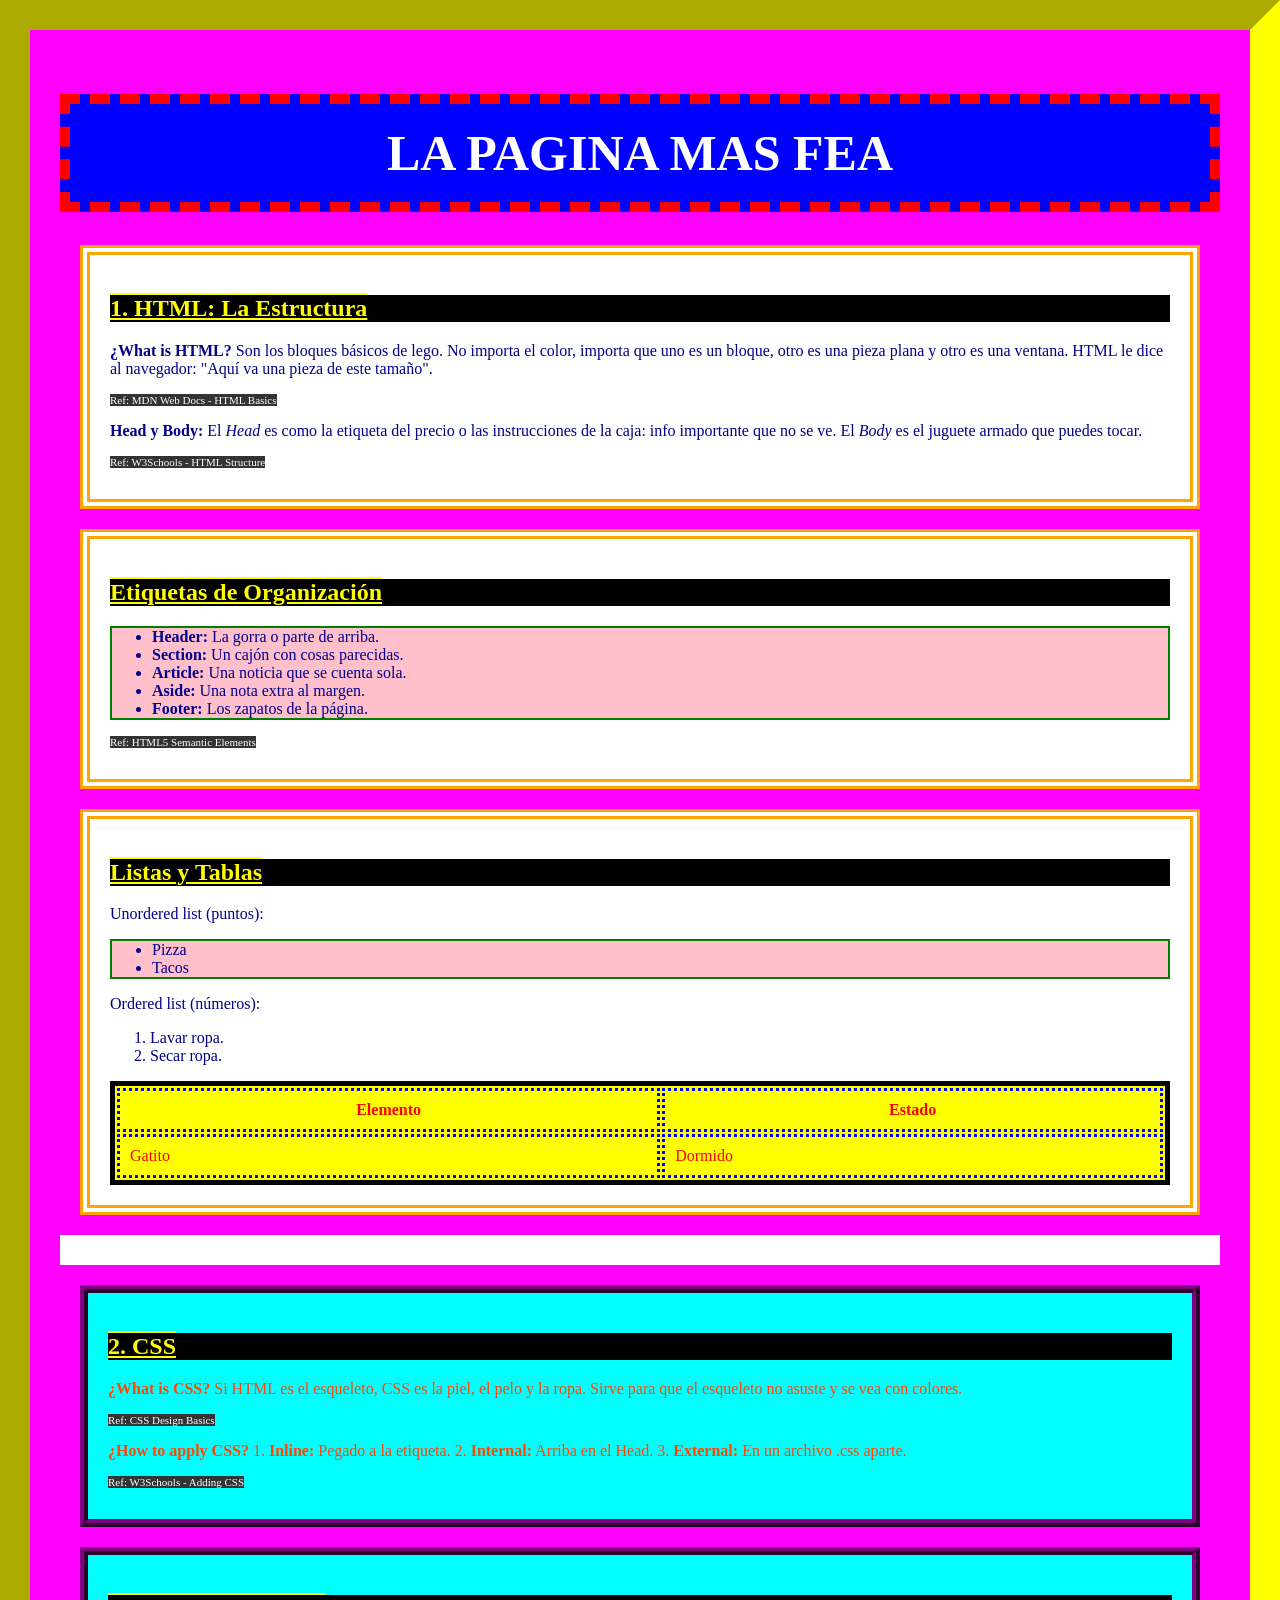
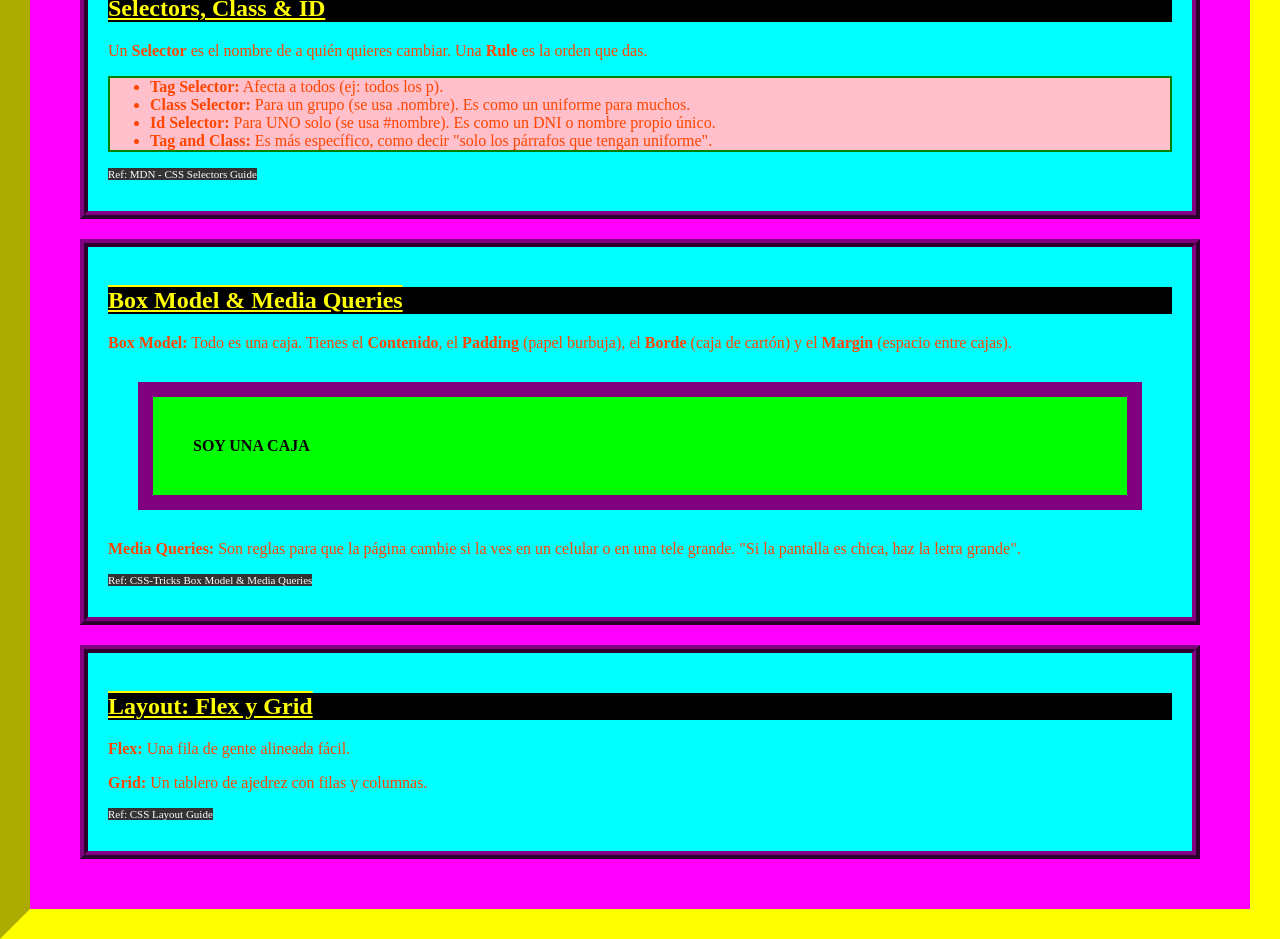
<file: index.html>
<!DOCTYPE html>
<html>
<head>
    <meta charset="UTF-8">
    <title>LA PAGINA MAS FEA DEL UNIVERSO</title>
    <link rel="stylesheet" href="style.css">
</head>
<body>

    <h1 id="gran-titulo">LA PAGINA MAS FEA</h1>

    <div class="tarjeta-fea">
        <h2>1. HTML: La Estructura</h2>
        <p><b>¿What is HTML?</b> Son los bloques básicos de lego. No importa el color, importa que uno es un bloque, otro es una pieza plana y otro es una ventana. HTML le dice al navegador: "Aquí va una pieza de este tamaño".</p>
        <p class="cita">Ref: MDN Web Docs - HTML Basics</p>
        
        <p><b>Head y Body:</b> El <i>Head</i> es como la etiqueta del precio o las instrucciones de la caja: info importante que no se ve. El <i>Body</i> es el juguete armado que puedes tocar.</p>
        <p class="cita">Ref: W3Schools - HTML Structure</p>
    </div>

    <div class="tarjeta-fea">
        <h2>Etiquetas de Organización</h2>
        <ul>
            <li><b>Header:</b> La gorra o parte de arriba.</li>
            <li><b>Section:</b> Un cajón con cosas parecidas.</li>
            <li><b>Article:</b> Una noticia que se cuenta sola.</li>
            <li><b>Aside:</b> Una nota extra al margen.</li>
            <li><b>Footer:</b> Los zapatos de la página.</li>
        </ul>
        <p class="cita">Ref: HTML5 Semantic Elements</p>
    </div>

    <div class="tarjeta-fea">
        <h2>Listas y Tablas</h2>
        <p>Unordered list (puntos):</p>
        <ul>
            <li>Pizza</li>
            <li>Tacos</li>
        </ul>
        <p>Ordered list (números):</p>
        <ol>
            <li>Lavar ropa.</li>
            <li>Secar ropa.</li>
        </ol>
        <table>
            <tr>
                <th>Elemento</th>
                <th>Estado</th>
            </tr>
            <tr>
                <td>Gatito</td>
                <td>Dormido</td>
            </tr>
        </table>
    </div>

    <hr>

    <div class="tarjeta-css">
        <h2>2. CSS</h2>
        <p><b>¿What is CSS?</b> Si HTML es el esqueleto, CSS es la piel, el pelo y la ropa. Sirve para que el esqueleto no asuste y se vea con colores.</p>
        <p class="cita">Ref: CSS Design Basics</p>

        <p><b>¿How to apply CSS?</b>
            1. <b>Inline:</b> Pegado a la etiqueta.
            2. <b>Internal:</b> Arriba en el Head.
            3. <b>External:</b> En un archivo .css aparte.
        </p>
        <p class="cita">Ref: W3Schools - Adding CSS</p>
    </div>

    <div class="tarjeta-css">
        <h2>Selectors, Class & ID</h2>
        <p>Un <b>Selector</b> es el nombre de a quién quieres cambiar. Una <b>Rule</b> es la orden que das.</p>
        <ul>
            <li><b>Tag Selector:</b> Afecta a todos (ej: todos los p).</li>
            <li><b>Class Selector:</b> Para un grupo (se usa .nombre). Es como un uniforme para muchos.</li>
            <li><b>Id Selector:</b> Para UNO solo (se usa #nombre). Es como un DNI o nombre propio único.</li>
            <li><b>Tag and Class:</b> Es más específico, como decir "solo los párrafos que tengan uniforme".</li>
        </ul>
        <p class="cita">Ref: MDN - CSS Selectors Guide</p>
    </div>

    <div class="tarjeta-css">
        <h2>Box Model & Media Queries</h2>
        <p><b>Box Model:</b> Todo es una caja. Tienes el <b>Contenido</b>, el <b>Padding</b> (papel burbuja), el <b>Borde</b> (caja de cartón) y el <b>Margin</b> (espacio entre cajas).</p>
        <div class="caja-ejemplo">SOY UNA CAJA</div>
        
        <p><b>Media Queries:</b> Son reglas para que la página cambie si la ves en un celular o en una tele grande. "Si la pantalla es chica, haz la letra grande".</p>
        <p class="cita">Ref: CSS-Tricks Box Model & Media Queries</p>
    </div>

    <div class="tarjeta-css">
        <h2>Layout: Flex y Grid</h2>
        <p><b>Flex:</b> Una fila de gente alineada fácil.</p>
        <p><b>Grid:</b> Un tablero de ajedrez con filas y columnas.</p>
        <p class="cita">Ref: CSS Layout Guide</p>
    </div>

</body>
</html>
</file>
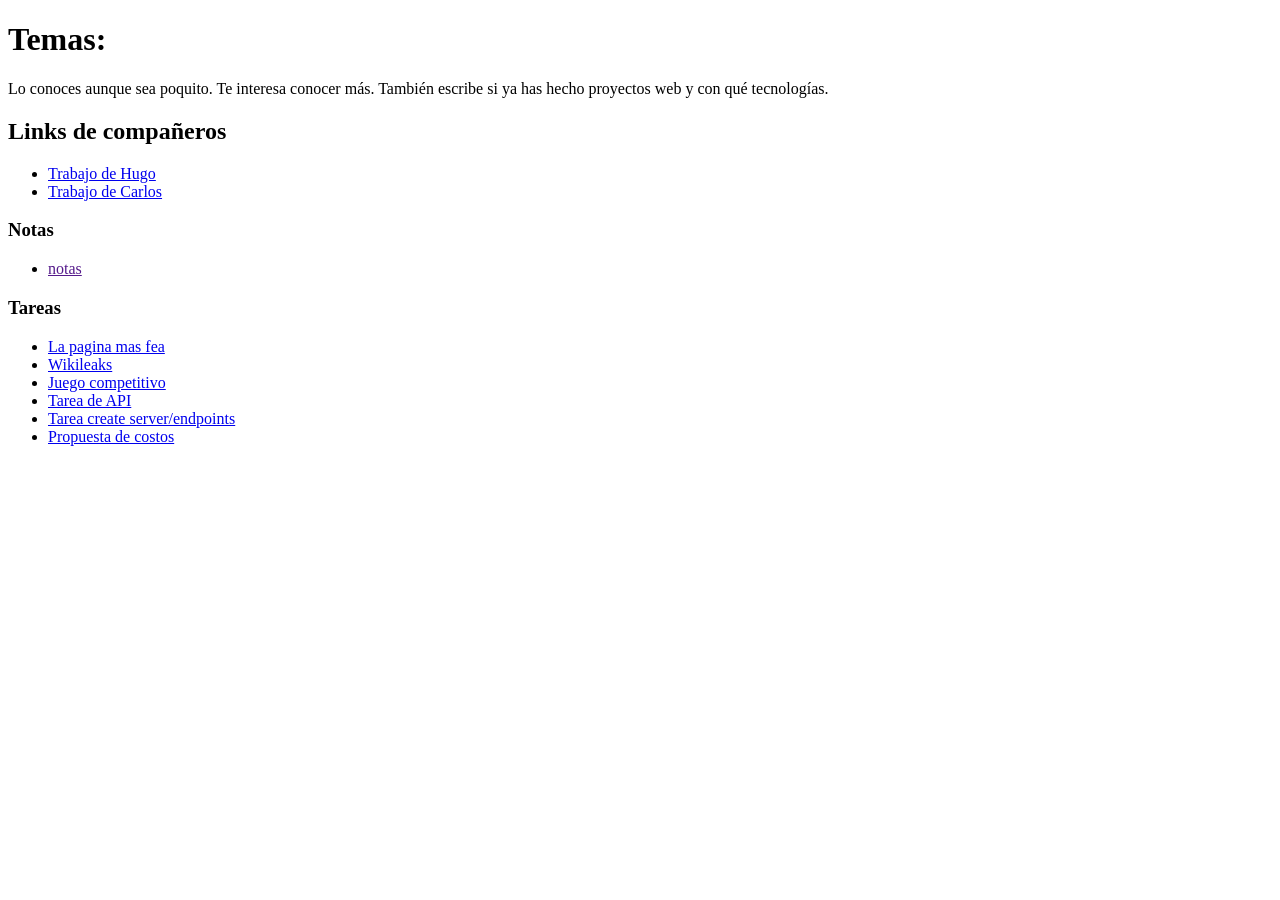
<file: miarchivo.html>
<!DOCTYPE html>
<html>
  <head>
<title> Actividad 1</title> 
     <meta charset = "UTF-8">
  </head>
    
<body>
  <h1> Temas: </h1>
<p>
Lo conoces aunque sea poquito.
Te interesa conocer más.
También escribe si ya has hecho proyectos web y con qué tecnologías.
</p>

<h2> Links de compañeros</h2>

<ul>
  <li><a href="https://limoncrack2v.github.io/miarchivo.html"> Trabajo de Hugo</a></li>
  <li><a href="https://cipher241.github.io/miarchivo.html"> Trabajo de Carlos</a></li>
</ul>
    
  <h3> Notas </h3>

  <ul>
    <li><a href= "" >notas </a></li>
  </ul>

  <h3> Tareas</h3>

<ul>
  <li><a href="https://gael414822.github.io/index.html">La pagina mas fea</a></li>
  <li><a href="https://gael414822.github.io/wikilik/wikili.html">Wikileaks</a></li>
    <li><a href="https://github.com/cipher241/cipher241.github.io/blob/main/tareas/juegoequipo.html">Juego competitivo</a></li>
<li><a href="https://github.com/Gael414822/Gael414822.github.io/blob/main/apipipip.js">Tarea de API</a></li>
<li><a href="https://github.com/Gael414822/Gael414822.github.io/blob/main/servidor_k.js">Tarea create server/endpoints</a></li>
  <li><a href="https://docs.google.com/document/d/1CyT-RzCNELk2uN3imJ1JnIfMqPa1rdarKtRadiYU9jU/edit?tab=t.0">Propuesta de costos</a></li>


</ul>
  </body>
</html>
</file>
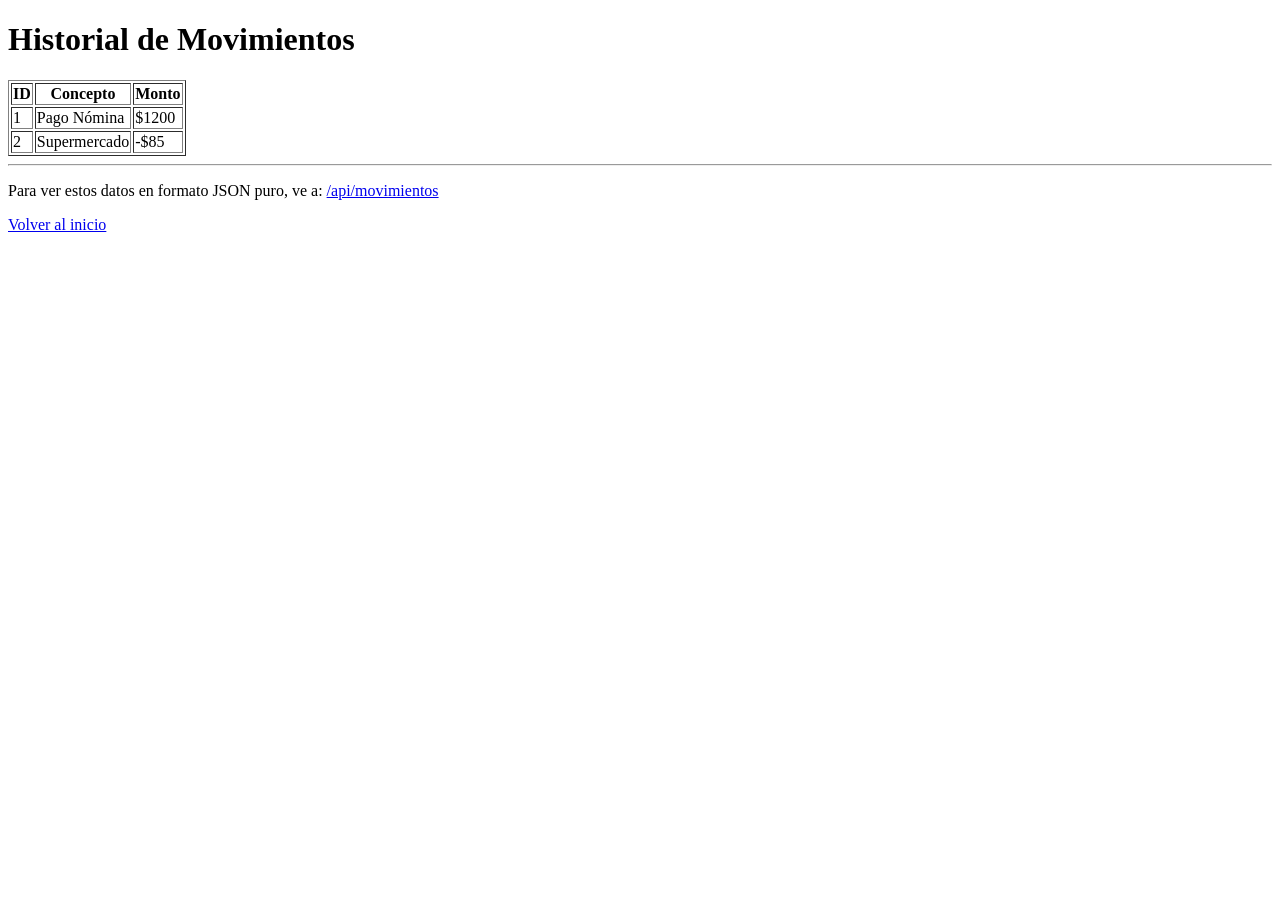
<file: movimientos.html>
<!DOCTYPE html>
<html lang="es">
<head>
    <meta charset="UTF-8">
    <title>Movimientos Financieros</title>
</head>
<body>
    <h1>Historial de Movimientos</h1>
    <table border="1">
        <thead>
            <tr>
                <th>ID</th>
                <th>Concepto</th>
                <th>Monto</th>
            </tr>
        </thead>
        <tbody>
            <tr>
                <td>1</td>
                <td>Pago Nómina</td>
                <td>$1200</td>
            </tr>
            <tr>
                <td>2</td>
                <td>Supermercado</td>
                <td>-$85</td>
            </tr>
        </tbody>
    </table>
    <hr>
    <p>Para ver estos datos en formato JSON puro, ve a: <a href="/api/movimientos">/api/movimientos</a></p>
    <a href="/">Volver al inicio</a>
</body>
</html>
</file>
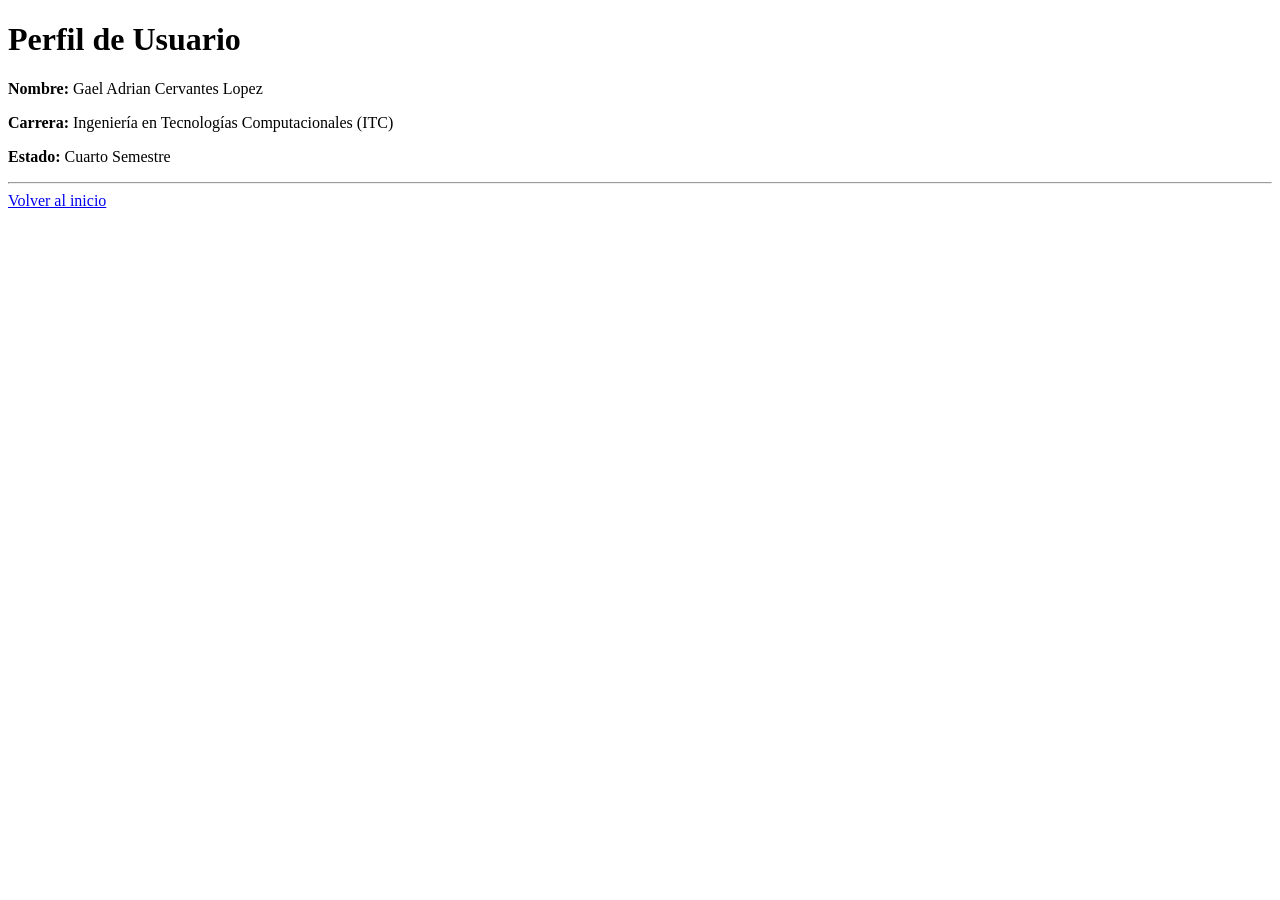
<file: perfil.html>
<!DOCTYPE html>
<html lang="es">
<head>
    <meta charset="UTF-8">
    <title>Mi Perfil</title>
</head>
<body>
    <h1>Perfil de Usuario</h1>
    <p><strong>Nombre:</strong> Gael Adrian Cervantes Lopez</p>
    <p><strong>Carrera:</strong> Ingeniería en Tecnologías Computacionales (ITC)</p>
    <p><strong>Estado:</strong> Cuarto Semestre</p>
    <hr>
    <a href="/">Volver al inicio</a>
</body>
</html>
</file>
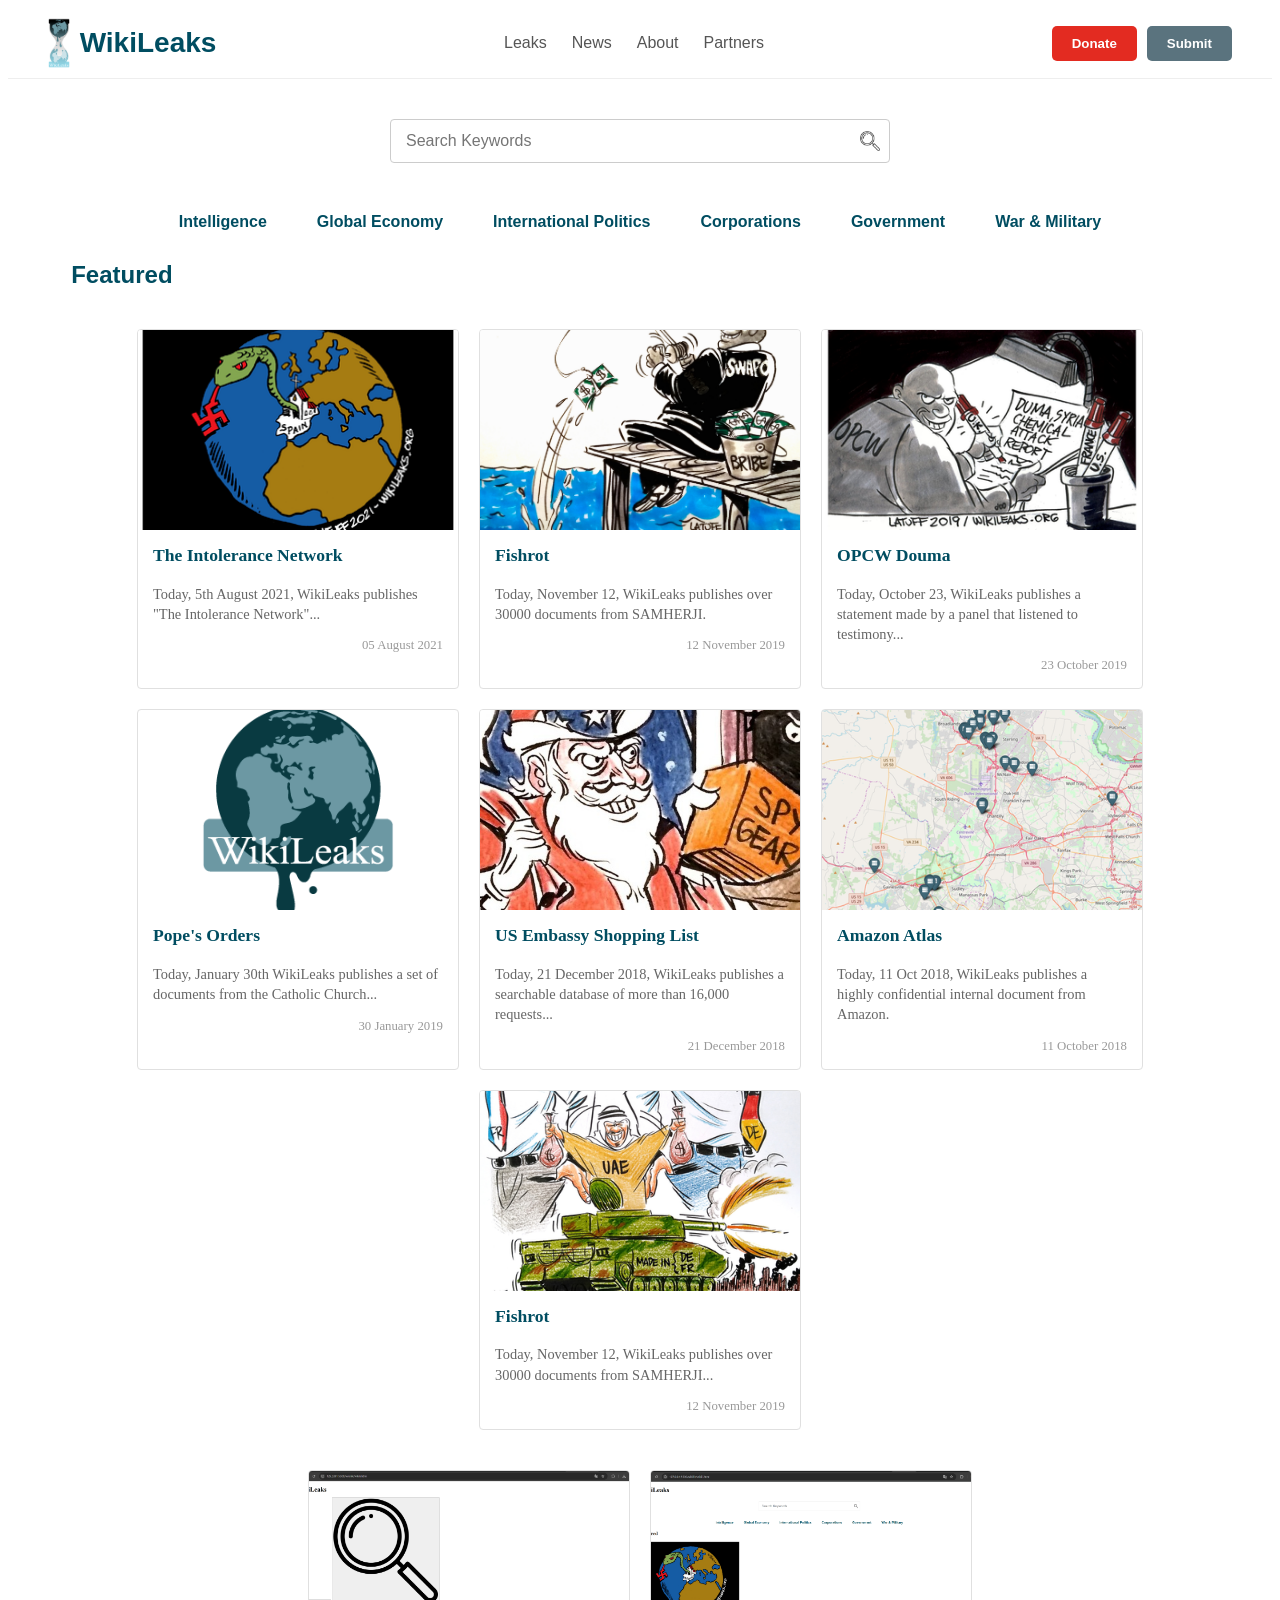
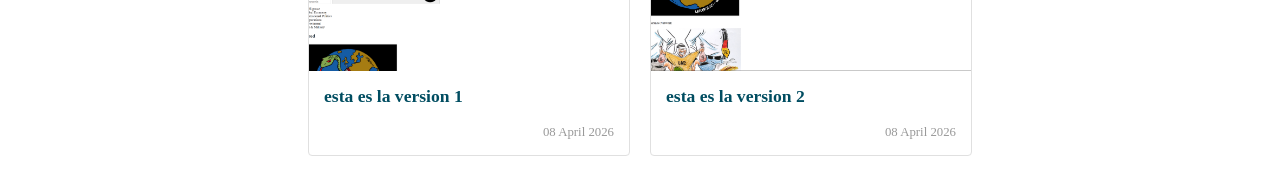
<file: wikilik/wikili.html>
<!DOCTYPE html>
<html>
  <head>
  <title> WikiLeaks</title> 
  <meta charset = "UTF-8">
  <link rel="stylesheet" href="wikil.css">
</head>

<body>
  <header class="main-header">
  <div class="logo-section">
    <img src="logowikil.png" alt="Logo" class="logo-img">
    <span class="site-title">WikiLeaks</span>
  </div>

  <nav class="main-nav">
    <ul>
      <li>Leaks</li>
      <li>News</li>
      <li>About</li>
      <li>Partners</li>
    </ul>
  </nav>

  <div class="header-buttons">
    <button class="btn-donate">Donate</button>
    <button class="btn-submit">Submit</button>
  </div>
</header>
     <p>
      <div class="search-container">
  <form action="/search_results.html" method="get">
    <input type="search" id="site-search" placeholder="Search Keywords">
    <button type="button" class="search-button">
  <img src="lupa.png" alt="Search">
</button>
  </form>
</div>
</p>
     <nav class="temas">
  <ul>
    <li>Intelligence</li>
    <li>Global Economy</li>
    <li>International Politics</li>
    <li>Corporations</li>
    <li>Government</li>
    <li>War & Military</li>
  </ul>
</nav>
     
</div>
  <section class="featured-section">
  <h2>Featured</h2>
  
  <div class="featured-container">
    <article class="card">
      <img src="wikiserp.png" alt="The Intolerance Network">
      <div class="card-content">
        <h3>The Intolerance Network</h3>
        <p>Today, 5th August 2021, WikiLeaks publishes "The Intolerance Network"...</p>
        <span class="date">05 August 2021</span>
      </div>
    </article>
    <article class="card">
    <img src="fishrot.jpg" alt="Fishrot">
    <div class="card-content">
      <h3>Fishrot</h3>
      <p>Today, November 12, WikiLeaks publishes over 30000 documents from SAMHERJI.</p>
      <span class="date">12 November 2019</span>
    </div>
  </article>

  <article class="card">
    <img src="opcw.png" alt="OPCW Douma">
    <div class="card-content">
      <h3>OPCW Douma</h3>
      <p>Today, October 23, WikiLeaks publishes a statement made by a panel that listened to testimony...</p>
      <span class="date">23 October 2019</span>
    </div>
  </article>

  <article class="card">
    <img src="pope.png" alt="Pope's Orders">
    <div class="card-content">
      <h3>Pope's Orders</h3>
      <p>Today, January 30th WikiLeaks publishes a set of documents from the Catholic Church...</p>
      <span class="date">30 January 2019</span>
    </div>
  </article>

  <article class="card">
    <img src="us.jpg" alt="US Embassy">
    <div class="card-content">
      <h3>US Embassy Shopping List</h3>
      <p>Today, 21 December 2018, WikiLeaks publishes a searchable database of more than 16,000 requests...</p>
      <span class="date">21 December 2018</span>
    </div>
  </article>

  <article class="card">
    <img src="amazon.png" alt="Amazon Atlas">
    <div class="card-content">
      <h3>Amazon Atlas</h3>
      <p>Today, 11 Oct 2018, WikiLeaks publishes a highly confidential internal document from Amazon.</p>
      <span class="date">11 October 2018</span>
    </div>
  </article>

    <article class="card">
      <img src="wiki2.png" alt="Dealmaker">
      <div class="card-content">
        <h3>Fishrot</h3>
        <p>Today, November 12, WikiLeaks publishes over 30000 documents from SAMHERJI...</p>
        <span class="date">12 November 2019</span>
      </div>
    </article>
    
    </div>
</section>

<div class="featured-container">
  <article class="card">
    <img src="ver1.png" alt="Versión 1">
    <div class="card-content">
      <h3>esta es la version 1</h3>
      <span class="date">08 April 2026</span>
    </div>
  </article>

  <article class="card">
    <img src="ver2.png" alt="Versión 2">
    <div class="card-content">
      <h3>esta es la version 2</h3>
      <span class="date">08 April 2026</span>
    </div>
  </article>
</div>
</file>
<file: style.css>
body {
    background-color: #ff00ff;
    color: #00ff00; 
    font-family: "Comic Sans MS", "Comic Sans", cursive;
    margin: 0;
    padding: 30px;
    border: 30px inset #ffff00;
}

#gran-titulo {
    background-color: #0000ff; 
    color: #ffffff; 
    font-size: 50px;
    text-align: center;
    border: 10px dashed red;
    padding: 20px;
}

h2 {
    background-color: black;
    color: yellow;
    text-decoration: underline overline;
}

.tarjeta-fea {
    background-color: #ffffff; 
    color: #00008b;
    border: 10px double orange;
    margin: 20px;
    padding: 20px;
}

.tarjeta-css {
    background-color: #00ffff; 
    color: #ff4500; 
    border: 8px ridge #800080; 
    margin: 20px;
    padding: 20px;
}

table {
    background-color: yellow;
    color: red;
    border: 5px solid black;
    width: 100%;
}

th, td {
    border: 3px dotted blue;
    padding: 10px;
}

.caja-ejemplo {
    background-color: lime;
    color: black;
    border: 15px solid purple;
    padding: 40px;
    margin: 30px;
    font-weight: bold;
}

.cita {
    font-size: 11px;
    color: white;
    background-color: #333;
    width: fit-content;
}

ul {
    background-color: #ffc0cb;
    border: 2px solid green;
}

hr {
    border: 15px solid white;
}
</file>
<file: wikilik/wikil.css>
.temas ul {
  list-style-type: none;    
  padding: 0;               
  margin: 0;
  display: flex;            /*Pone los elementos en fila */
  justify-content: center;  /*centra todo horizontalmente */
  gap: 20px;              
  font-family: sans-serif;
}

.temas li {
  padding: 10px 15px;       /*parezcan botones */
  color: #004d61;           
  font-weight: bold;
  cursor: pointer;
  border-radius: 5px;       /*Bordes*/
  transition: background 0.3s;
}

/*Efecto gris clarito al pasar el mouse */
.temas li:hover {
  background-color: #f5f5f5;
}


/* centra todo el bloque de búsqueda */
.search {
  display: flex;
  justify-content: center;
  margin: 40px 0;
}

.search form {
  display: flex; /*input y boton en una línea */
}

/* Estilo de texto */
#site-search {
  width: 450px;            
  padding: 12px 15px;
  font-size: 16px;
  border: 1px solid #ccc;   
  border-right: none;       
  border-radius: 4px 0 0 4px; 
  outline: none;           
}

/* El contenedor debe ser 'relative' para que el botón se pegue*/
.search-container {
  position: relative;
  width: 500px; 
  margin: 40px auto;
}

#site-search {
  width: 100%;
  padding: 12px 45px 12px 15px; 
  font-size: 16px;
  border: 1px solid #ccc;
  border-radius: 4px;
  outline: none;
  box-sizing: border-box; 
}

/*el botón flota*/
.search-button {
  position: absolute;
  right: 10px;   
  top: 50%;      
  transform: translateY(-50%); 
  background: none;
  border: none;
  padding: 0;
  cursor: pointer;
  display: flex;
  align-items: center;
}

/*tamaño de lupa*/
.search-button img {
  width: 20px;
  height: auto;
  opacity: 0.7; 
}

/*efecto de click de lupa */
.search-button:hover img {
  opacity: 1; 
  transform: scale(1.1); /* Crece un poco */
  transition: all 0.2s;
}

.search-button:active img {
  transform: scale(0.9);
}

/* imagenes en fila*/
.featured-container {
  display: flex;
  justify-content: center; /* Centra las tarjetas */
  gap: 20px;               /* Espacio entre tarjetas */
  padding: 20px;
  flex-wrap: wrap;         
}

/* Estilo de cada tarjeta individual */
.card {
  width: 320px;            /* Ancho fijo para que todas sean iguales */
  border: 1px solid #e0e0e0;
  border-radius: 4px;
  overflow: hidden;       
  display: flex;
  flex-direction: column;  /*  texto abajo de la imagen */
  text-align: left;       
  background: white;
}

.card img {
  width: 100%;             
  height: 200px;          
  object-fit: cover;       
}

.card-content {
  padding: 15px;
  position: relative;
  flex-grow: 1;            
}

.card h3 {
  color: #004d61;
  font-size: 1.1em;
  margin-top: 0;
}

.card p {
  font-size: 0.9em;
  color: #666;
  line-height: 1.4;
}

.card .date {
  display: block;
  font-size: 0.8em;
  color: #999;
  margin-top: 10px;
  text-align: right;      
}

.main-header {
  display: flex;
  align-items: center;         
  justify-content: space-between; 
  padding: 10px 40px;
  background-color: white;
  border-bottom: 1px solid #eee;
  font-family: sans-serif;
}

/* Logo */
.logo-section {
  display: flex;
  align-items: center;
  gap: 10px;
}

.logo-img {
  height: 50px; 
  width: auto;
}

.site-title {
  font-size: 28px;
  color: #004d61;
  font-weight: bold;
}

/* Menú central */
.main-nav ul {
  display: flex;
  list-style: none;
  gap: 25px;
  margin: 0;
  padding: 0;
}

.main-nav li {
  color: #555;
  cursor: pointer;
  font-size: 16px;
}

/* Botones de la derecha */
.header-buttons {
  display: flex;
  gap: 10px;
}

.btn-donate, .btn-submit {
  padding: 10px 20px;
  border: none;
  border-radius: 5px;
  color: white;
  font-weight: bold;
  cursor: pointer;
}

.btn-donate {
  background-color: #e32b21; 
}

.btn-submit {
  background-color: #5a737e;
}

h2 {
  text-align: left;      
  margin-left: 5%;       
  color: #004d61;        
  font-family: sans-serif;
  font-size: 24px;
  margin-bottom: 20px;   
}
</file>
